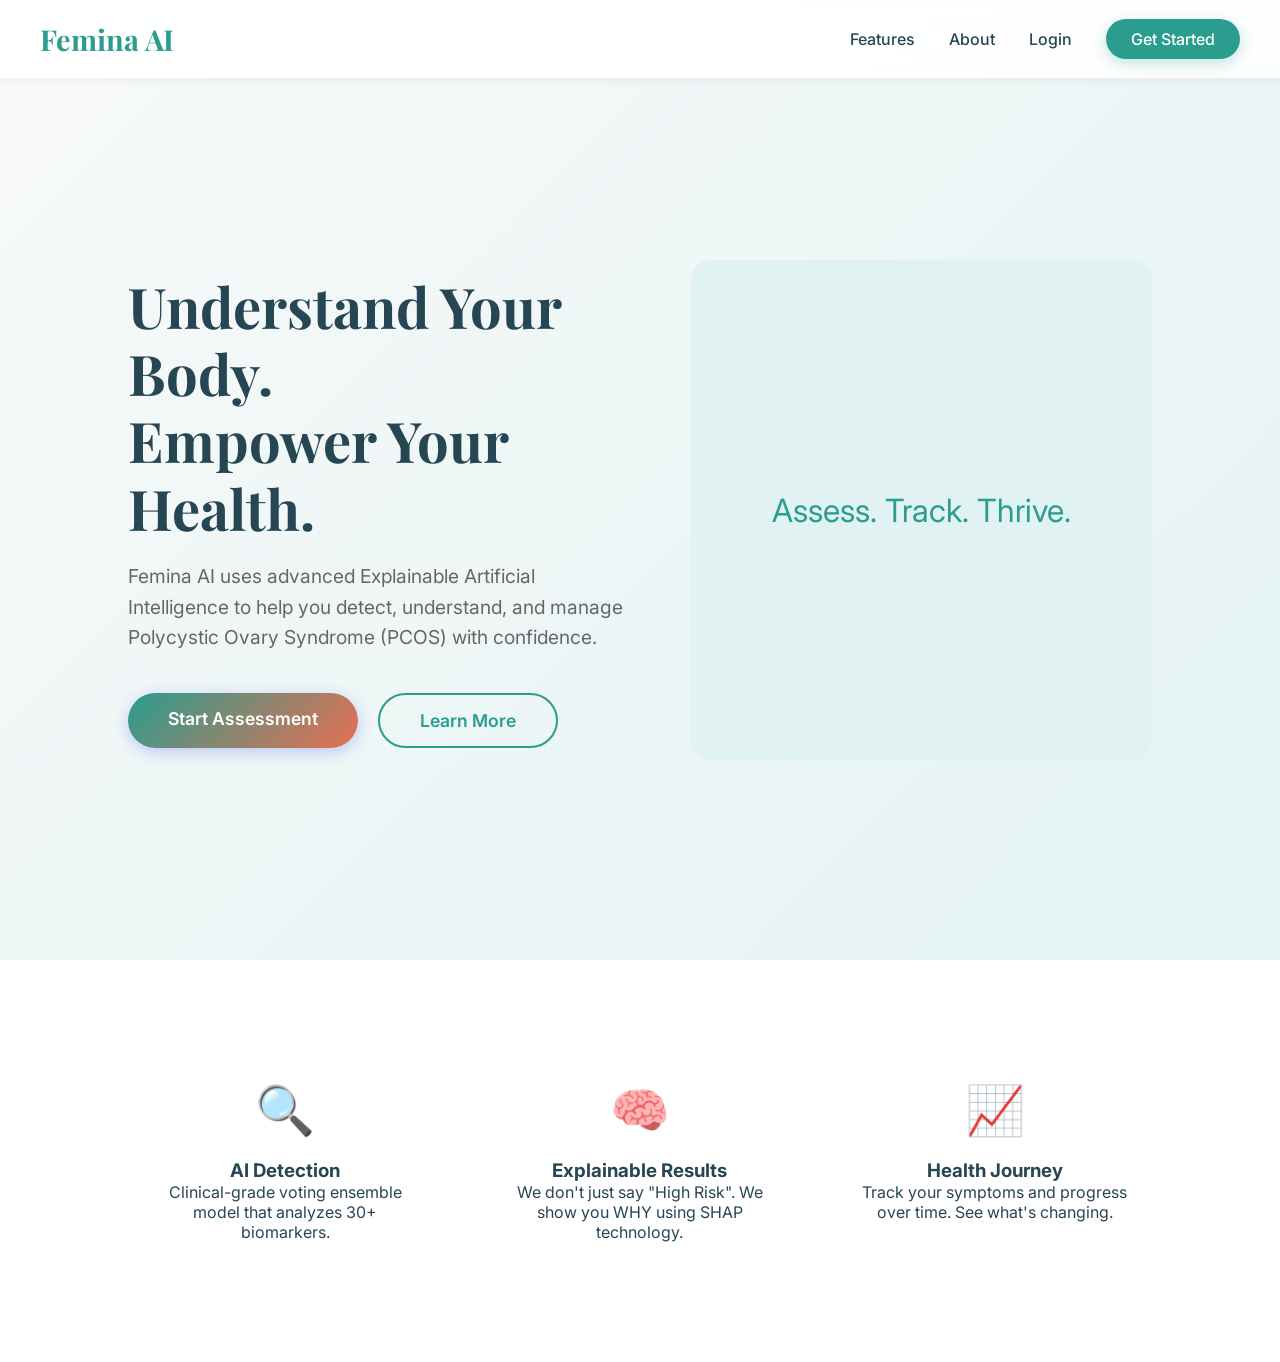
<file: templates/index.html>
<!DOCTYPE html>
<html lang="en">

<head>
    <meta charset="UTF-8">
    <meta name="viewport" content="width=device-width, initial-scale=1.0">
    <title>Femina AI - PCOS Compass</title>
    <link
        href="https://fonts.googleapis.com/css2?family=Playfair+Display:wght@700&family=Inter:wght@300;400;600&display=swap"
        rel="stylesheet">
    <link rel="stylesheet" href="/static/style.css">
    <style>
        /* Landing Page Specific Overrides */
        body {
            background: linear-gradient(135deg, #f8f9fa 0%, #e0f2f1 100%);
            display: block;
            /* Reset flex center from style.css */
            padding: 0;
            overflow-x: hidden;
        }

        .navbar {
            padding: 20px 40px;
            display: flex;
            justify-content: space-between;
            align-items: center;
            background: rgba(255, 255, 255, 0.9);
            backdrop-filter: blur(10px);
            position: fixed;
            width: 100%;
            top: 0;
            z-index: 1000;
            box-shadow: 0 2px 10px rgba(0, 0, 0, 0.05);
        }

        .logo {
            font-family: 'Playfair Display', serif;
            font-size: 1.8rem;
            color: var(--primary);
            font-weight: 700;
        }

        .nav-links a {
            text-decoration: none;
            color: var(--dark);
            margin-left: 30px;
            font-weight: 500;
            transition: color 0.3s;
        }

        .nav-links a:hover {
            color: var(--primary);
        }

        .btn-nav {
            padding: 10px 25px;
            border-radius: 50px;
            background: var(--primary);
            color: white !important;
            box-shadow: 0 4px 15px rgba(42, 157, 143, 0.3);
        }

        .hero {
            height: 100vh;
            display: flex;
            align-items: center;
            justify-content: space-between;
            padding: 0 10%;
            margin-top: 60px;
            /* Offset for fixed nav */
        }

        .hero-text {
            max-width: 50%;
        }

        .hero h1 {
            font-family: 'Playfair Display', serif;
            font-size: 3.5rem;
            line-height: 1.2;
            margin-bottom: 20px;
            color: #264653;
        }

        .hero p {
            font-size: 1.2rem;
            color: #666;
            margin-bottom: 40px;
            line-height: 1.6;
        }

        .hero-image {
            width: 45%;
            height: 500px;
            background: url('https://img.freepik.com/free-vector/women-health-concept-illustration_114360-1087.jpg?t=st=1708100000~exp=1708103600~hmac=example') no-repeat center center;
            background-size: cover;
            /* Placeholder - in real app use local asset or generate one */
            border-radius: 20px;
            /* actually we will use a gradient placeholder if image fails */
            background-color: #e0f2f1;
            display: flex;
            align-items: center;
            justify-content: center;
            font-size: 2rem;
            color: var(--primary);
        }

        .features {
            padding: 80px 10%;
            background: white;
            display: grid;
            grid-template-columns: repeat(3, 1fr);
            gap: 40px;
        }

        .feature-card {
            text-align: center;
            padding: 40px 20px;
            border-radius: 20px;
            transition: transform 0.3s;
        }

        .feature-card:hover {
            transform: translateY(-10px);
            background: #f8f9fa;
        }

        .feature-icon {
            font-size: 3rem;
            margin-bottom: 20px;
        }
    </style>
</head>

<body>

    <nav class="navbar">
        <div class="logo">Femina AI</div>
        <div class="nav-links">
            <a href="#features">Features</a>
            <a href="#about">About</a>
            <a href="/login">Login</a>
            <a href="/register" class="btn-nav">Get Started</a>
        </div>
    </nav>

    <section class="hero">
        <div class="hero-text">
            <h1>Understand Your Body.<br>Empower Your Health.</h1>
            <p>Femina AI uses advanced Explainable Artificial Intelligence to help you detect, understand, and manage
                Polycystic Ovary Syndrome (PCOS) with confidence.</p>
            <div style="display: flex; gap: 20px;">
                <a href="/register" class="btn-primary"
                    style="text-decoration: none; width: auto; display: inline-block;">Start Assessment</a>
                <a href="#features" class="btn-primary"
                    style="background: transparent; border: 2px solid var(--primary); color: var(--primary); text-decoration: none; width: auto; display: inline-block; box-shadow: none;">Learn
                    More</a>
            </div>
        </div>
        <div class="hero-image">
            <!-- Ideally a generated image here -->
            Assess. Track. Thrive.
        </div>
    </section>

    <section id="features" class="features">
        <div class="feature-card">
            <div class="feature-icon">🔍</div>
            <h3>AI Detection</h3>
            <p>Clinical-grade voting ensemble model that analyzes 30+ biomarkers.</p>
        </div>
        <div class="feature-card">
            <div class="feature-icon">🧠</div>
            <h3>Explainable Results</h3>
            <p>We don't just say "High Risk". We show you WHY using SHAP technology.</p>
        </div>
        <div class="feature-card">
            <div class="feature-icon">📈</div>
            <h3>Health Journey</h3>
            <p>Track your symptoms and progress over time. See what's changing.</p>
        </div>
    </section>

</body>

</html>
</file>
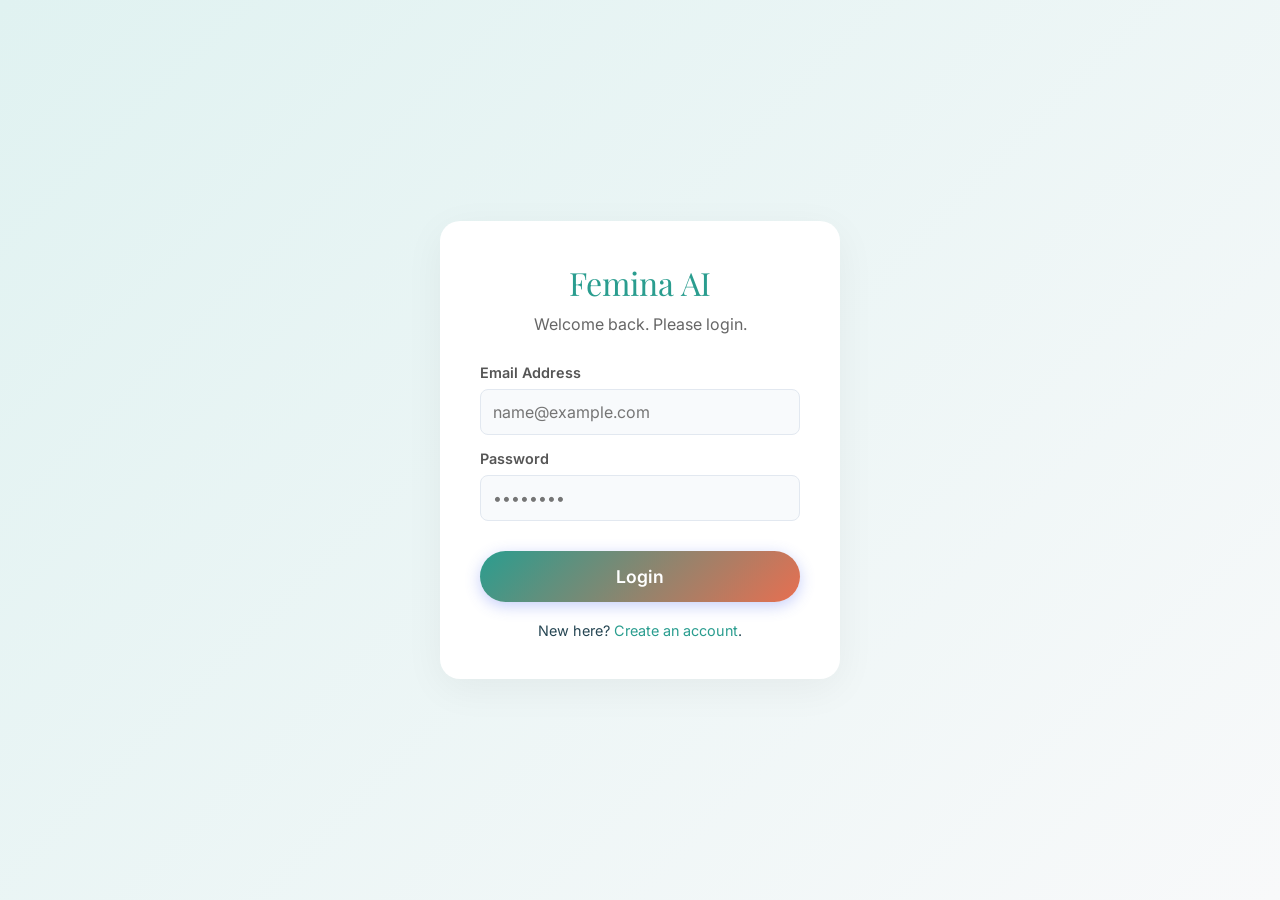
<file: templates/login.html>
<!DOCTYPE html>
<html lang="en">

<head>
    <meta charset="UTF-8">
    <meta name="viewport" content="width=device-width, initial-scale=1.0">
    <title>Login - Femina AI</title>
    <link
        href="https://fonts.googleapis.com/css2?family=Playfair+Display:wght@700&family=Inter:wght@300;400;600&display=swap"
        rel="stylesheet">
    <link rel="stylesheet" href="/static/style.css">
    <style>
        body {
            height: 100vh;
            display: flex;
            align-items: center;
            justify-content: center;
            background: linear-gradient(135deg, #e0f2f1 0%, #f8f9fa 100%);
        }

        .auth-card {
            background: white;
            padding: 40px;
            border-radius: 20px;
            box-shadow: 0 10px 40px rgba(0, 0, 0, 0.05);
            width: 100%;
            max-width: 400px;
            text-align: center;
        }

        .logo {
            font-family: 'Playfair Display', serif;
            font-size: 2rem;
            color: var(--primary);
            margin-bottom: 10px;
        }

        .subtitle {
            color: #666;
            margin-bottom: 30px;
        }
    </style>
</head>

<body>

    <div class="auth-card">
        <div class="logo">Femina AI</div>
        <p class="subtitle">Welcome back. Please login.</p>

        <form id="loginForm" onsubmit="handleLogin(event)">
            <div class="form-group" style="text-align: left;">
                <label>Email Address</label>
                <input type="email" name="username" required placeholder="name@example.com">
            </div>
            <div class="form-group" style="text-align: left; margin-top: 15px;">
                <label>Password</label>
                <input type="password" name="password" required placeholder="••••••••">
            </div>

            <button type="submit" class="btn-primary" style="margin-top: 30px;">Login</button>
        </form>

        <p style="margin-top: 20px; font-size: 0.9em;">
            New here? <a href="/register" style="color: var(--primary); text-decoration: none;">Create an account</a>.
        </p>
    </div>

    <script>
        async function handleLogin(e) {
            e.preventDefault();
            const formData = new FormData(e.target);
            // Convert to JSON
            const data = Object.fromEntries(formData.entries());
            // Rename username to email if backend expects email in schema, 
            // BUT OAuth2PasswordRequestForm expects 'username' as key for email.
            // Our Schema 'UserLogin' expects 'email'. 
            // Let's adjust backend or frontend. 
            // My backend route `login` accepts `UserLogin` pydantic model with `email`.
            // So we send JSON.

            try {
                const response = await fetch('/api/v1/auth/login', {
                    method: 'POST',
                    headers: { 'Content-Type': 'application/json' },
                    body: JSON.stringify({
                        email: data.username, // mapping form 'username' to 'email'
                        password: data.password
                    })
                });

                const result = await response.json();

                if (response.ok) {
                    // Success
                    localStorage.setItem('token', result.access_token);
                    localStorage.setItem('user_name', result.user_name);
                    window.location.href = '/dashboard';
                } else {
                    alert('Login Failed: ' + result.detail);
                }
            } catch (error) {
                console.error(error);
                alert('An error occurred. Please try again.');
            }
        }
    </script>
</body>

</html>
</file>
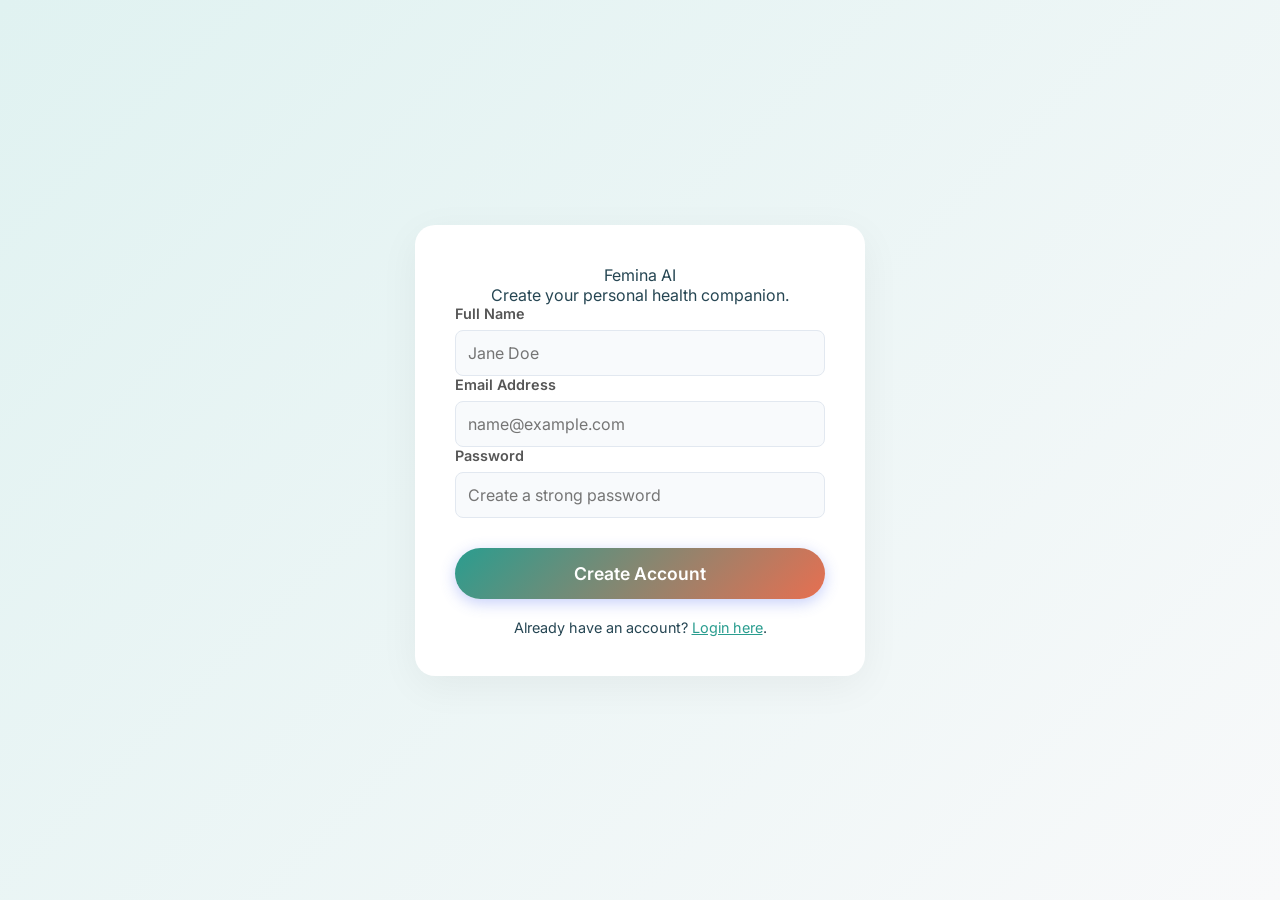
<file: templates/register.html>
<!DOCTYPE html>
<html lang="en">

<head>
    <meta charset="UTF-8">
    <meta name="viewport" content="width=device-width, initial-scale=1.0">
    <title>Join Femina AI</title>
    <link
        href="https://fonts.googleapis.com/css2?family=Playfair+Display:wght@700&family=Inter:wght@300;400;600&display=swap"
        rel="stylesheet">
    <link rel="stylesheet" href="/static/style.css">
    <style>
        body {
            height: 100vh;
            display: flex;
            align-items: center;
            justify-content: center;
            background: linear-gradient(135deg, #e0f2f1 0%, #f8f9fa 100%);
        }

        .auth-card {
            background: white;
            padding: 40px;
            border-radius: 20px;
            box-shadow: 0 10px 40px rgba(0, 0, 0, 0.05);
            width: 100%;
            max-width: 450px;
        }
    </style>
</head>

<body>

    <div class="auth-card" style="text-align: center;">
        <div class="logo">Femina AI</div>
        <p class="subtitle">Create your personal health companion.</p>

        <form id="registerForm" onsubmit="handleRegister(event)" style="text-align: left;">
            <div class="form-group">
                <label>Full Name</label>
                <input type="text" name="full_name" required placeholder="Jane Doe">
            </div>
            <div class="form-group">
                <label>Email Address</label>
                <input type="email" name="email" required placeholder="name@example.com">
            </div>
            <div class="form-group">
                <label>Password</label>
                <input type="password" name="password" required placeholder="Create a strong password">
            </div>

            <button type="submit" class="btn-primary" style="margin-top: 30px;">Create Account</button>
        </form>

        <p style="margin-top: 20px; font-size: 0.9em;">
            Already have an account? <a href="/login" style="color: var(--primary);">Login here</a>.
        </p>
    </div>

    <script>
        async function handleRegister(e) {
            e.preventDefault();
            const formData = new FormData(e.target);
            const data = Object.fromEntries(formData.entries());

            try {
                const response = await fetch('/api/v1/auth/register', {
                    method: 'POST',
                    headers: { 'Content-Type': 'application/json' },
                    body: JSON.stringify(data)
                });

                if (response.ok) {
                    alert('Account created successfully! Please login.');
                    window.location.href = '/login';
                } else {
                    const result = await response.json();
                    alert('Registration Failed: ' + result.detail);
                }
            } catch (error) {
                console.error(error);
                alert('An error occurred. Please try again.');
            }
        }
    </script>
</body>

</html>
</file>
<file: static/style.css>
:root {
    --primary: #2A9D8F;
    /* Teal */
    --secondary: #E76F51;
    /* Coral */
    --success: #2A9D8F;
    --danger: #E76F51;
    --warning: #F4A261;
    --dark: #264653;
    /* Charcoal */
    --light: #F8F9FA;
    --glass: rgba(255, 255, 255, 0.95);
    --glass-border: rgba(255, 255, 255, 0.2);
    --shadow: 0 8px 32px 0 rgba(38, 70, 83, 0.1);
    --radius: 12px;
}

* {
    margin: 0;
    padding: 0;
    box-sizing: border-box;
    font-family: 'Inter', sans-serif;
}

body {
    background: linear-gradient(135deg, #a18cd1 0%, #fbc2eb 100%);
    min-height: 100vh;
    color: var(--dark);
    display: flex;
    justify-content: center;
    align-items: center;
    padding: 20px;
}

.app-container {
    width: 100%;
    max-width: 1400px;
    height: 90vh;
    background: var(--glass);
    backdrop-filter: blur(10px);
    border-radius: var(--radius);
    box-shadow: var(--shadow);
    display: flex;
    overflow: hidden;
    position: relative;
}

/* Sidebar */
.sidebar {
    width: 80px;
    background: white;
    border-right: 1px solid rgba(0, 0, 0, 0.05);
    display: flex;
    flex-direction: column;
    align-items: center;
    padding: 20px 0;
    transition: width 0.3s ease;
    z-index: 100;
}

.sidebar:hover {
    width: 240px;
    align-items: flex-start;
}

.sidebar:hover .nav-item {
    justify-content: flex-start;
    padding-left: 20px;
}

.nav-item {
    width: 100%;
    padding: 15px 0;
    display: flex;
    justify-content: center;
    align-items: center;
    gap: 15px;
    color: #6c757d;
    cursor: pointer;
    transition: all 0.2s;
    white-space: nowrap;
    overflow: hidden;
}

.nav-item:hover,
.nav-item.active {
    background: rgba(67, 97, 238, 0.1);
    color: var(--primary);
    border-right: 3px solid var(--primary);
}

.nav-icon {
    font-size: 1.5rem;
    min-width: 30px;
    text-align: center;
}

.nav-text {
    opacity: 0;
    transition: opacity 0.2s;
}

.sidebar:hover .nav-text {
    opacity: 1;
}

/* Main Content Area */
.main-content {
    flex: 1;
    overflow-y: auto;
    padding: 30px;
    background: #fcfcfc;
    scroll-behavior: smooth;
    position: relative;
}

.section-view {
    display: none;
    animation: fadeIn 0.4s ease;
}

.section-view.active {
    display: block;
}

@keyframes fadeIn {
    from {
        opacity: 0;
        transform: translateY(10px);
    }

    to {
        opacity: 1;
        transform: translateY(0);
    }
}

/* Headers */
h1,
h2,
h3,
h4 {
    color: var(--dark);
    font-weight: 700;
}

.page-header {
    margin-bottom: 30px;
    display: flex;
    justify-content: space-between;
    align-items: center;
}

/* Forms */
.form-grid {
    display: grid;
    grid-template-columns: repeat(auto-fill, minmax(280px, 1fr));
    gap: 20px;
}

.card {
    background: white;
    border-radius: var(--radius);
    padding: 25px;
    box-shadow: 0 4px 12px rgba(0, 0, 0, 0.05);
    border: 1px solid rgba(0, 0, 0, 0.02);
    margin-bottom: 20px;
}

.form-group label {
    display: block;
    margin-bottom: 8px;
    font-size: 0.9em;
    font-weight: 600;
    color: #555;
}

input,
select {
    width: 100%;
    padding: 12px;
    border: 1px solid #e2e8f0;
    border-radius: 8px;
    background: #f8fafc;
    transition: all 0.2s;
    font-size: 1rem;
}

input:focus,
select:focus {
    outline: none;
    border-color: var(--primary);
    background: white;
    box-shadow: 0 0 0 3px rgba(67, 97, 238, 0.1);
}

/* Buttons */
.btn-primary {
    background: linear-gradient(135deg, var(--primary), var(--secondary));
    color: white;
    border: none;
    padding: 15px 40px;
    border-radius: 50px;
    font-weight: 600;
    cursor: pointer;
    transition: transform 0.2s, box-shadow 0.2s;
    font-size: 1.1em;
    box-shadow: 0 4px 15px rgba(67, 97, 238, 0.3);
    display: block;
    width: 100%;
}

.btn-primary:hover {
    transform: translateY(-2px);
    box-shadow: 0 8px 25px rgba(67, 97, 238, 0.4);
}

/* Stats Cards */
.stats-grid {
    display: grid;
    grid-template-columns: repeat(3, 1fr);
    gap: 20px;
    margin-bottom: 30px;
}

.stat-card {
    background: white;
    padding: 20px;
    border-radius: var(--radius);
    display: flex;
    align-items: center;
    gap: 15px;
    box-shadow: 0 4px 12px rgba(0, 0, 0, 0.03);
}

.stat-icon {
    width: 50px;
    height: 50px;
    border-radius: 12px;
    display: flex;
    align-items: center;
    justify-content: center;
    font-size: 1.5rem;
    color: white;
}

.stat-info h3 {
    margin: 0;
    font-size: 1.5rem;
}

.stat-info p {
    margin: 0;
    color: #888;
    font-size: 0.9rem;
}

/* History Timeline */
.timeline {
    position: relative;
    padding-left: 30px;
    border-left: 2px solid #eee;
}

.timeline-item {
    margin-bottom: 25px;
    position: relative;
}

.timeline-dot {
    position: absolute;
    left: -36px;
    top: 0;
    width: 14px;
    height: 14px;
    border-radius: 50%;
    background: var(--primary);
    border: 3px solid white;
    box-shadow: 0 0 0 2px #eee;
}

/* Modal Overrides */
.modal-content {
    background: rgba(255, 255, 255, 0.98);
    backdrop-filter: blur(20px);
    border: 1px solid rgba(255, 255, 255, 0.5);
}

/* Chat Widget */
.chat-widget {
    position: fixed;
    bottom: 30px;
    right: 30px;
    z-index: 1000;
}

.chat-button {
    width: 60px;
    height: 60px;
    background: var(--primary);
    border-radius: 50%;
    display: flex;
    align-items: center;
    justify-content: center;
    color: white;
    font-size: 24px;
    cursor: pointer;
    box-shadow: 0 4px 15px rgba(0, 0, 0, 0.2);
    transition: transform 0.2s;
}

.chat-button:hover {
    transform: scale(1.1);
}

.chat-window {
    width: 350px;
    height: 500px;
    background: white;
    border-radius: 20px;
    box-shadow: 0 10px 40px rgba(0, 0, 0, 0.2);
    position: absolute;
    bottom: 80px;
    right: 0;
    display: none;
    flex-direction: column;
    overflow: hidden;
    animation: slideUp 0.3s cubic-bezier(0.18, 0.89, 0.32, 1.28);
}

.chat-window.open {
    display: flex;
}

@keyframes slideUp {
    from {
        opacity: 0;
        transform: translateY(20px) scale(0.9);
    }

    to {
        opacity: 1;
        transform: translateY(0) scale(1);
    }
}

/* Scrollbar */
::-webkit-scrollbar {
    width: 8px;
}

::-webkit-scrollbar-track {
    background: transparent;
}

::-webkit-scrollbar-thumb {
    background: #dde1e5;
    border-radius: 4px;
}
</file>
